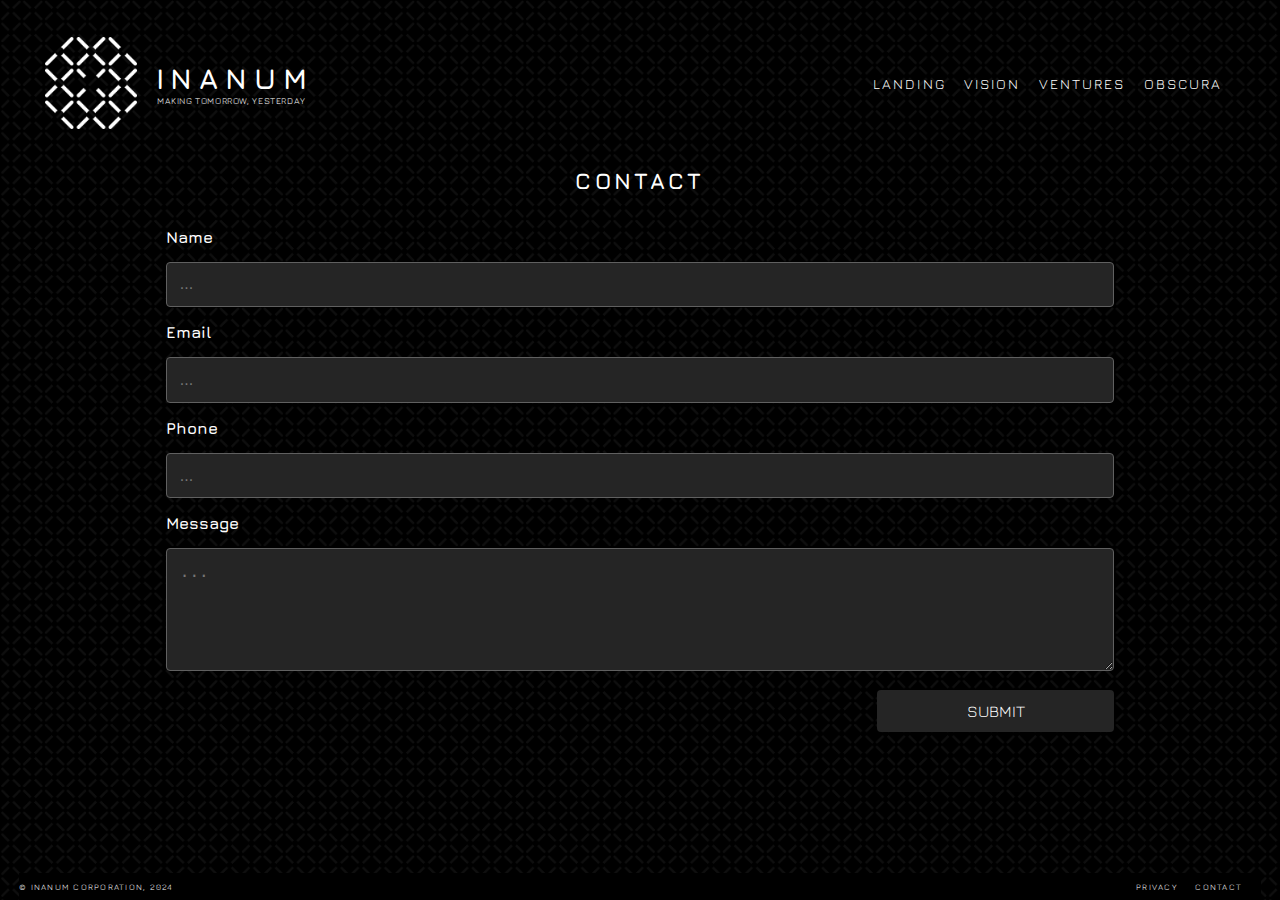
<file: contact.html>
<!DOCTYPE html>
<html lang="en">

<head>
    <link rel="stylesheet" type="text/css" href="styles.css"/>
    <link rel="preconnect" href="https://fonts.googleapis.com">
    <link rel="preconnect" href="https://fonts.gstatic.com" crossorigin>
    <link href="https://fonts.googleapis.com/css2?family=Jura:wght@300..700" rel="stylesheet">
    <link rel="icon" type="image/png" href="Favicon/favicon-48x48.png" sizes="48x48" />
    <link rel="icon" type="image/svg+xml" href="Favicon/favicon.svg" />
    <link rel="shortcut icon" href="Favicon/favicon.ico" />
    <link rel="apple-touch-icon" sizes="180x180" href="Favicon/apple-touch-icon.png" />
    <meta name="apple-mobile-web-app-title" content="Inanum" />
    <link rel="manifest" href="Favicon/site.webmanifest" />
<title>Contact - Inanum</title>
<meta http-equiv="Content-Type" content="text/html; charset=utf-8" />
<meta name="viewport" content="width=device-width, initial-scale=1">
<meta name="description=" content="Take a look at what we value, and how we intend to achieve our goals.">

<body>
    <div class="header-cont">
            <img src="Images/Logo.png" alt="Logo">
        <div class="header-txt">
            <h1>INANUM</h1>
            <p>MAKING TOMORROW, YESTERDAY</p>
        </div>
        <div class="header-nav">
            <a href="index.html">LANDING</a>
            <a href="vision.html">VISION</a>
            <a href="ventures.html">VENTURES</a>
            <a href="obscura.html">OBSCURA</a>
        </div>
    </div>

    <div class="content-header">
        <h1>CONTACT</h1>
    </div>

    <br>

    <div class="contact">
        <form id="contactForm">
            <div class="form-group">
                <label for="name">Name</label>
                <input type="text" id="name" 
                       name="name" 
                       placeholder="..." required>
                <span class="error-message" id="nameError"></span>
            </div>
            <div class="form-group">
                <label for="email">Email</label>
                <input type="email" id="email" 
                       name="email" 
                       placeholder="..." required>
                <span class="error-message" id="emailError"></span>
            </div>
            <div class="form-group">
                <label for="phone">Phone</label>
                <input type="tel" id="phone" 
                       name="phone" 
                       placeholder="..." required>
                <span class="error-message" id="phoneError"></span>
            </div>
            <div class="form-group">
                <label for="message">Message</label>
                <textarea id="message" 
                          name="message" 
                          placeholder="..." 
                          rows="5" required></textarea>
                <span class="error-message" 
                      id="messageError"></span>
            </div>
            <button type="submit" 
                    class="submit-button">
             SUBMIT
            </button>
        </form>
    </div>

    <div class="footer">
        <p>© INANUM CORPORATION, 2024 </p>
        <div class="footer-nav">
            <a href="privacy.html">PRIVACY</a>
            <a href="contact.html">CONTACT</a>
        </div>
    </div>

</body>
</file>
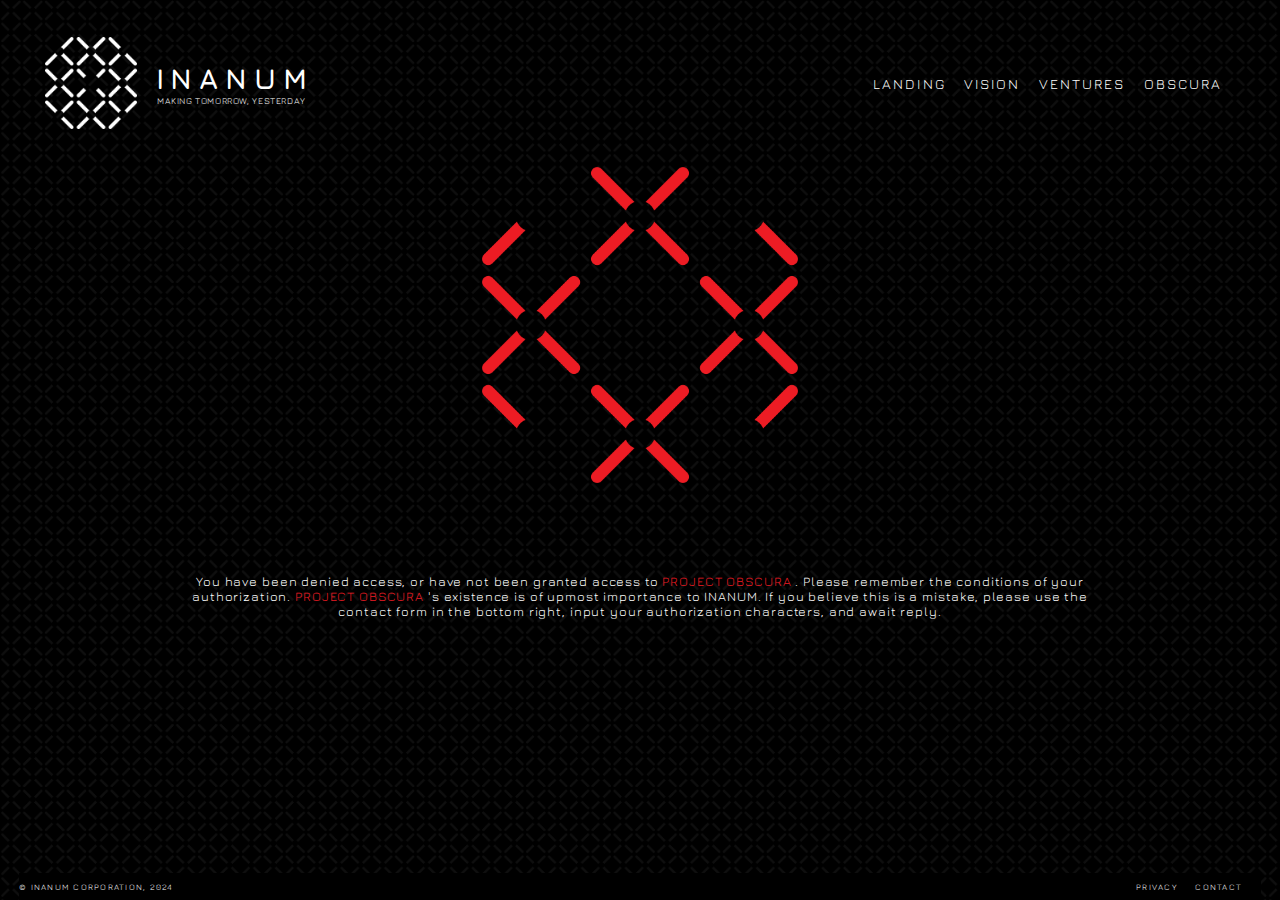
<file: obscura.html>
<!DOCTYPE html>
<html lang="en">

<head>
    <link rel="stylesheet" type="text/css" href="styles.css"/>
    <link rel="preconnect" href="https://fonts.googleapis.com">
    <link rel="preconnect" href="https://fonts.gstatic.com" crossorigin>
    <link href="https://fonts.googleapis.com/css2?family=Jura:wght@300..700" rel="stylesheet">
    <link rel="icon" type="image/png" href="Favicon/favicon-48x48.png" sizes="48x48" />
    <link rel="icon" type="image/svg+xml" href="Favicon/favicon.svg" />
    <link rel="shortcut icon" href="Favicon/favicon.ico" />
    <link rel="apple-touch-icon" sizes="180x180" href="Favicon/apple-touch-icon.png" />
    <meta name="apple-mobile-web-app-title" content="Inanum" />
    <link rel="manifest" href="Favicon/site.webmanifest" />
<title>Obscura - Inanum</title>
<meta http-equiv="Content-Type" content="text/html; charset=utf-8" />
<meta name="viewport" content="width=device-width, initial-scale=1">
<meta name="description=" content="Take a look at what we value, and how we intend to achieve our goals.">

<body>
    <div class="header-cont">
            <img src="Images/Logo.png" alt="Logo">
        <div class="header-txt">
            <h1>INANUM</h1>
            <p>MAKING TOMORROW, YESTERDAY</p>
        </div>
        <div class="header-nav">
            <a href="index.html">LANDING</a>
            <a href="vision.html">VISION</a>
            <a href="ventures.html">VENTURES</a>
            <a href="obscura.html">OBSCURA</a>
        </div>
    </div>

    <div class="obscura">
        <div class="obscura-img">
            <img src="Images/Logo_ObscuraDenied.png" alt="obscura" class="obscura">
        </div>
    </div>

    <br>
    <br>
    <br>
    <br>

    <div class="content-body">
        <p> You have been denied access, or have not been granted access to <span class="obscura-txt"> PROJECT OBSCURA </span>. Please remember the conditions of your authorization. <span class="obscura-txt"> PROJECT OBSCURA </span>'s existence is of upmost importance to INANUM. If you believe this is a mistake, please use the contact form in the bottom right, input your authorization characters, and await reply.</p>
    </div>

    <div class="footer">
        <p>© INANUM CORPORATION, 2024 </p>
        <div class="footer-nav">
            <a href="privacy.html">PRIVACY</a>
            <a href="contact.html">CONTACT</a>
        </div>
    </div>

</body>
</file>
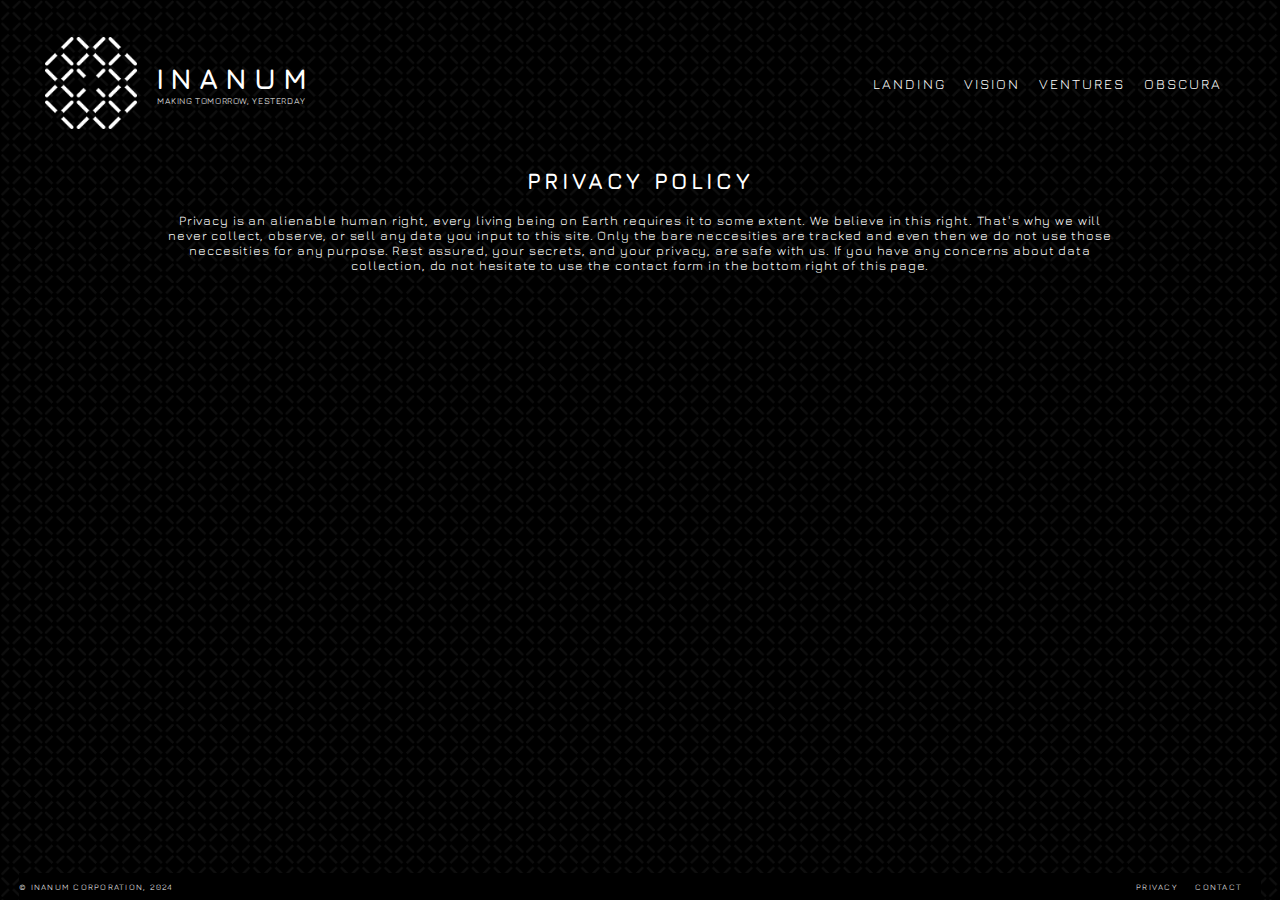
<file: privacy.html>
<!DOCTYPE html>
<html lang="en">

<head>
    <link rel="stylesheet" type="text/css" href="styles.css"/>
    <link rel="preconnect" href="https://fonts.googleapis.com">
    <link rel="preconnect" href="https://fonts.gstatic.com" crossorigin>
    <link href="https://fonts.googleapis.com/css2?family=Jura:wght@300..700" rel="stylesheet">
    <link rel="icon" type="image/png" href="Favicon/favicon-48x48.png" sizes="48x48" />
    <link rel="icon" type="image/svg+xml" href="Favicon/favicon.svg" />
    <link rel="shortcut icon" href="Favicon/favicon.ico" />
    <link rel="apple-touch-icon" sizes="180x180" href="Favicon/apple-touch-icon.png" />
    <meta name="apple-mobile-web-app-title" content="Inanum" />
    <link rel="manifest" href="Favicon/site.webmanifest" />
<title>Privacy - Inanum</title>
<meta http-equiv="Content-Type" content="text/html; charset=utf-8" />
<meta name="viewport" content="width=device-width, initial-scale=1">
<meta name="description=" content="Take a look at what we value, and how we intend to achieve our goals.">

<body>
    <div class="header-cont">
            <img src="Images/Logo.png" alt="logo">
        <div class="header-txt">
            <h1>INANUM</h1>
            <p>MAKING TOMORROW, YESTERDAY</p>
        </div>
        <div class="header-nav">
            <a href="index.html">LANDING</a>
            <a href="vision.html">VISION</a>
            <a href="ventures.html">VENTURES</a>
            <a href="obscura.html">OBSCURA</a>
        </div>
    </div>

    <div class="content-header">
        <h1>PRIVACY POLICY</h1>
    </div>

    <div class="content-body">
        <p>Privacy is an alienable human right, every living being on Earth requires it to some extent. We believe in this right. That's why we will never collect, observe, or sell any data you input to this site. Only the bare neccesities are tracked and even then we do not use those neccesities for any purpose. Rest assured, your secrets, and your privacy, are safe with us. If you have any concerns about data collection, do not hesitate to use the contact form in the bottom right of this page.</p>
    </div>

    <div class="footer">
        <p>© INANUM CORPORATION, 2024 </p>
        <div class="footer-nav">
            <a href="privacy.html">PRIVACY</a>
            <a href="contact.html">CONTACT</a>
        </div>
    </div>

</body>
</file>
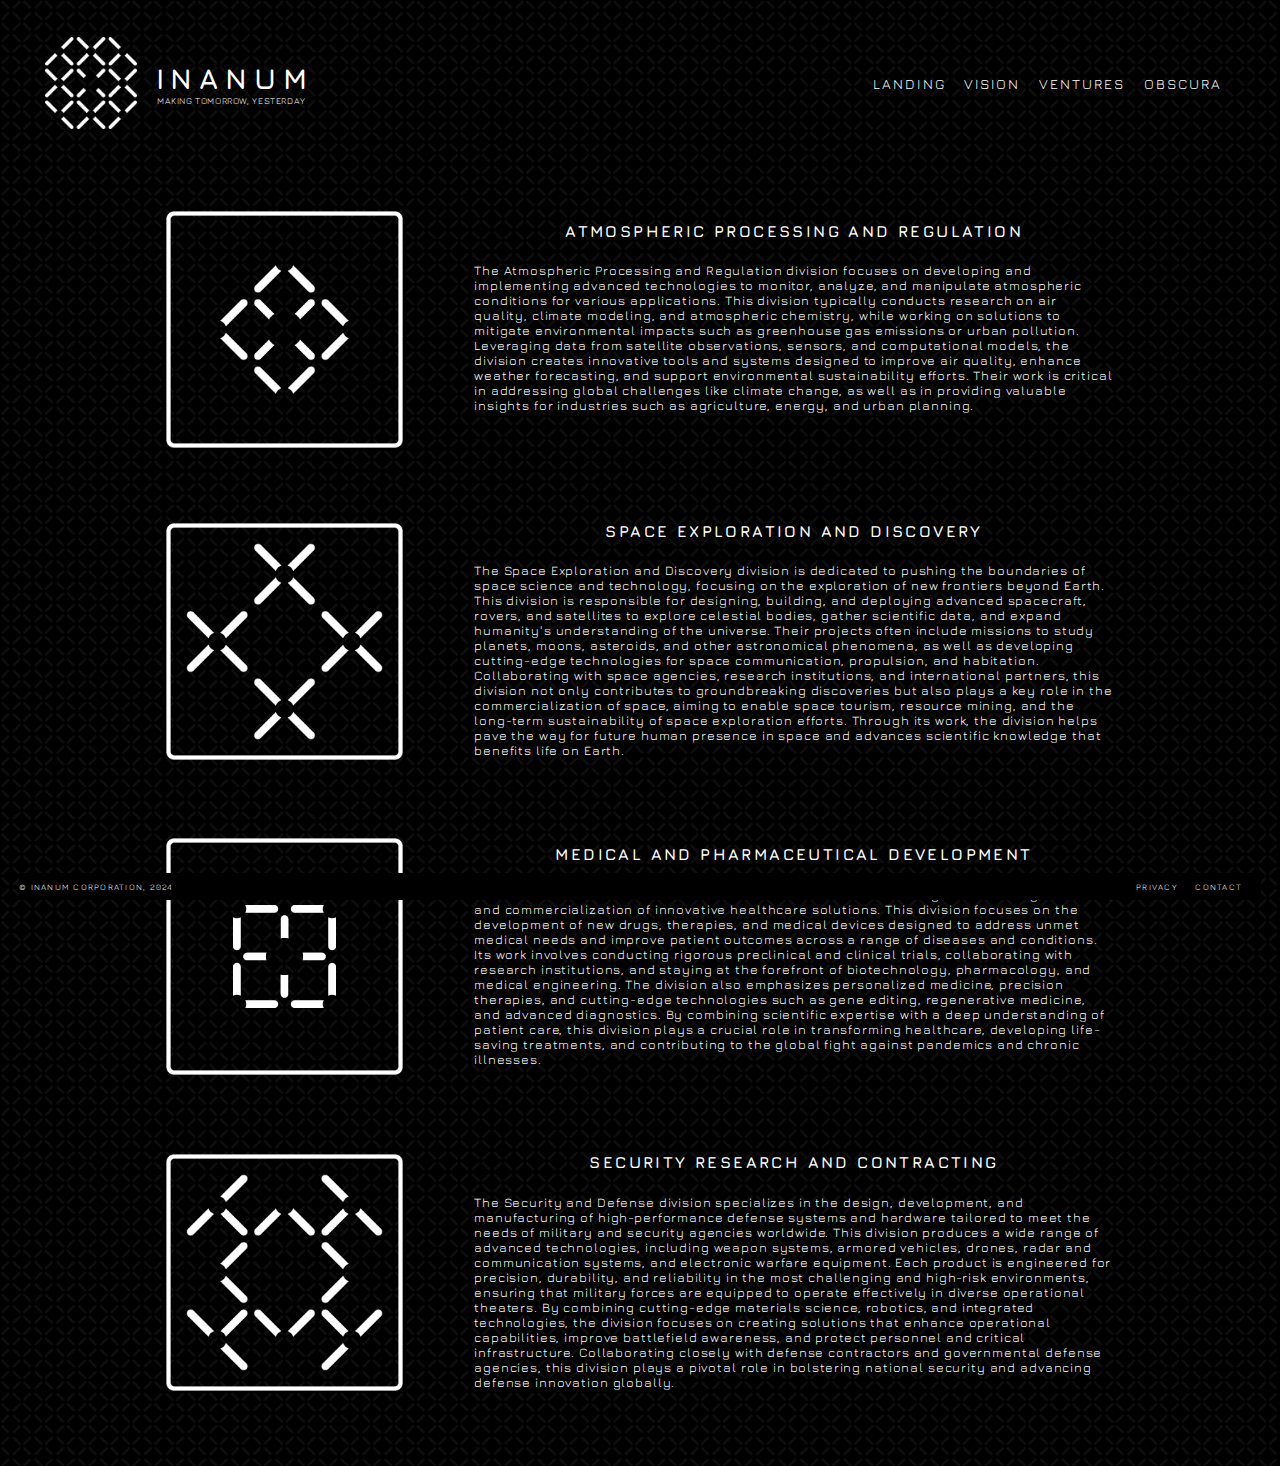
<file: ventures.html>
<!DOCTYPE html>
<html lang="en">

<head>
    <link rel="stylesheet" type="text/css" href="styles.css"/>
    <link rel="preconnect" href="https://fonts.googleapis.com">
    <link rel="preconnect" href="https://fonts.gstatic.com" crossorigin>
    <link href="https://fonts.googleapis.com/css2?family=Jura:wght@300..700" rel="stylesheet">
    <link rel="icon" type="image/png" href="Favicon/favicon-48x48.png" sizes="48x48" />
    <link rel="icon" type="image/svg+xml" href="Favicon/favicon.svg" />
    <link rel="shortcut icon" href="Favicon/favicon.ico" />
    <link rel="apple-touch-icon" sizes="180x180" href="Favicon/apple-touch-icon.png" />
    <meta name="apple-mobile-web-app-title" content="Inanum" />
    <link rel="manifest" href="Favicon/site.webmanifest" />
<title>Ventures - Inanum</title>
<meta http-equiv="Content-Type" content="text/html; charset=utf-8" />
<meta name="viewport" content="width=device-width, initial-scale=1">
<meta name="description=" content="Take a look at what we value, and how we intend to achieve our goals.">

<body>
    <div class="header-cont">
            <img src="Images/Logo.png" alt="Logo">
        <div class="header-txt">
            <h1>INANUM</h1>
            <p>MAKING TOMORROW, YESTERDAY</p>
        </div>
        <div class="header-nav">
            <a href="index.html">LANDING</a>
            <a href="vision.html">VISION</a>
            <a href="ventures.html">VENTURES</a>
            <a href="obscura.html">OBSCURA</a>
        </div>
    </div>

    <div class="venture">
        <img src="Images/Logo_Atmosphere.png" alt="Atmosphere">
        <div class="venture-txt">
            <h1>ATMOSPHERIC PROCESSING AND REGULATION</h1>
            <p>The Atmospheric Processing and Regulation division focuses on developing and implementing advanced technologies to monitor, analyze, and manipulate atmospheric conditions for various applications. This division typically conducts research on air quality, climate modeling, and atmospheric chemistry, while working on solutions to mitigate environmental impacts such as greenhouse gas emissions or urban pollution. Leveraging data from satellite observations, sensors, and computational models, the division creates innovative tools and systems designed to improve air quality, enhance weather forecasting, and support environmental sustainability efforts. Their work is critical in addressing global challenges like climate change, as well as in providing valuable insights for industries such as agriculture, energy, and urban planning.</p>
        </div>
    </div>

    <div class="venture">
        <img src="Images/Logo_Space.png" alt="Space">
        <div class="venture-txt">
            <h1>SPACE EXPLORATION AND DISCOVERY</h1>
            <p>The Space Exploration and Discovery division is dedicated to pushing the boundaries of space science and technology, focusing on the exploration of new frontiers beyond Earth. This division is responsible for designing, building, and deploying advanced spacecraft, rovers, and satellites to explore celestial bodies, gather scientific data, and expand humanity's understanding of the universe. Their projects often include missions to study planets, moons, asteroids, and other astronomical phenomena, as well as developing cutting-edge technologies for space communication, propulsion, and habitation. Collaborating with space agencies, research institutions, and international partners, this division not only contributes to groundbreaking discoveries but also plays a key role in the commercialization of space, aiming to enable space tourism, resource mining, and the long-term sustainability of space exploration efforts. Through its work, the division helps pave the way for future human presence in space and advances scientific knowledge that benefits life on Earth.</p>
        </div>
    </div>

    <div class="venture">
        <img src="Images/Logo_Medical.png" alt="Medical">
        <div class="venture-txt">
            <h1>MEDICAL AND PHARMACEUTICAL DEVELOPMENT</h1>
            <p>The Medical and Pharmaceutical division is dedicated to advancing the discovery, research, and commercialization of innovative healthcare solutions. This division focuses on the development of new drugs, therapies, and medical devices designed to address unmet medical needs and improve patient outcomes across a range of diseases and conditions. Its work involves conducting rigorous preclinical and clinical trials, collaborating with research institutions, and staying at the forefront of biotechnology, pharmacology, and medical engineering. The division also emphasizes personalized medicine, precision therapies, and cutting-edge technologies such as gene editing, regenerative medicine, and advanced diagnostics. By combining scientific expertise with a deep understanding of patient care, this division plays a crucial role in transforming healthcare, developing life-saving treatments, and contributing to the global fight against pandemics and chronic illnesses.</p>
        </div>
    </div>

    <div class="venture">
        <img src="Images/Logo_Defense.png" alt="Defense">
        <div class="venture-txt">
            <h1>SECURITY RESEARCH AND CONTRACTING</h1>
            <p>The Security and Defense division specializes in the design, development, and manufacturing of high-performance defense systems and hardware tailored to meet the needs of military and security agencies worldwide. This division produces a wide range of advanced technologies, including weapon systems, armored vehicles, drones, radar and communication systems, and electronic warfare equipment. Each product is engineered for precision, durability, and reliability in the most challenging and high-risk environments, ensuring that military forces are equipped to operate effectively in diverse operational theaters. By combining cutting-edge materials science, robotics, and integrated technologies, the division focuses on creating solutions that enhance operational capabilities, improve battlefield awareness, and protect personnel and critical infrastructure. Collaborating closely with defense contractors and governmental defense agencies, this division plays a pivotal role in bolstering national security and advancing defense innovation globally.</p>
        </div>
    </div>

    <div class="footer">
        <p>© INANUM CORPORATION, 2024 </p>
        <div class="footer-nav">
            <a href="privacy.html">PRIVACY</a>
            <a href="contact.html">CONTACT</a>
        </div>
    </div>

</body>
</file>
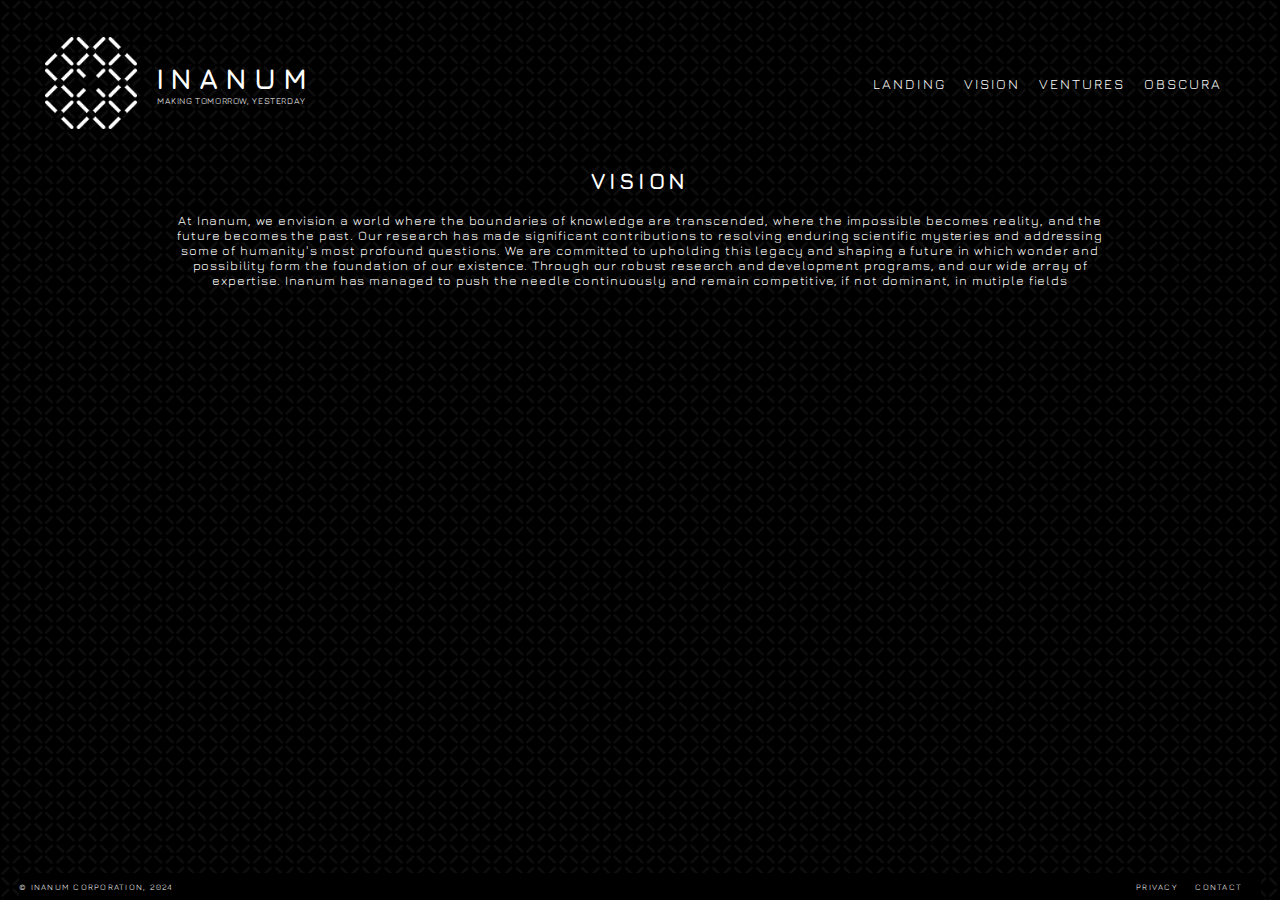
<file: vision.html>
<!DOCTYPE html>
<html lang="en">

<head>
    <link rel="stylesheet" type="text/css" href="styles.css"/>
    <link rel="preconnect" href="https://fonts.googleapis.com">
    <link rel="preconnect" href="https://fonts.gstatic.com" crossorigin>
    <link href="https://fonts.googleapis.com/css2?family=Jura:wght@300..700" rel="stylesheet">
    <link rel="icon" type="image/png" href="Favicon/favicon-48x48.png" sizes="48x48" />
    <link rel="icon" type="image/svg+xml" href="Favicon/favicon.svg" />
    <link rel="shortcut icon" href="Favicon/favicon.ico" />
    <link rel="apple-touch-icon" sizes="180x180" href="Favicon/apple-touch-icon.png" />
    <meta name="apple-mobile-web-app-title" content="Inanum" />
    <link rel="manifest" href="Favicon/site.webmanifest" />
<title>Vision - Inanum</title>
<meta http-equiv="Content-Type" content="text/html; charset=utf-8" />
<meta name="viewport" content="width=device-width, initial-scale=1">
<meta name="description=" content="Take a look at what we value, and how we intend to achieve our goals.">

<body>
    <div class="header-cont">
            <img src="Images/Logo.png" alt="Logo">
        <div class="header-txt">
            <h1>INANUM</h1>
            <p>MAKING TOMORROW, YESTERDAY</p>
        </div>
        <div class="header-nav">
            <a href="index.html">LANDING</a>
            <a href="vision.html">VISION</a>
            <a href="ventures.html">VENTURES</a>
            <a href="obscura.html">OBSCURA</a>
        </div>
    </div>

    <div class="content-header">
        <h1>VISION</h1>
    </div>

    <div class="content-body">
        <p> At Inanum, we envision a world where the boundaries of knowledge are transcended, where the impossible becomes reality, and the future becomes the past. Our research has made significant contributions to resolving enduring scientific mysteries and addressing some of humanity's most profound questions. We are committed to upholding this legacy and shaping a future in which wonder and possibility form the foundation of our existence. Through our robust research and development programs, and our wide array of expertise. Inanum has managed to push the needle continuously and remain competitive, if not dominant, in mutiple fields</p>
    </div>

    <div class="footer">
        <p>© INANUM CORPORATION, 2024 </p>
        <div class="footer-nav">
            <a href="privacy.html">PRIVACY</a>
            <a href="contact.html">CONTACT</a>
        </div>
    </div>

</body>
</file>
<file: styles.css>
html {
    background-color: black;
    background-image: url(Images/Background.png);
    background-size: 70%;
    font-family: Jura;
    
}


.header-cont{
    margin: 1.5%;
    display: flex;
    align-items: center;
    animation: move 1.5s;
}

@keyframes move {
    from {width: 0%;}
    to {width: 97%;}
}

.header-cont img{
    order: 1;
    object-fit: contain;
    max-width: 7.5%;
    margin: 1.5%;
}

.header-txt{
    order: 2;
    color: white;
    align-self: center;
}

.header-txt h1{
    margin: 0;
    font-size: 3em;
    font-size: 2.25vw;
    letter-spacing: .235em;
}

.header-txt p{
    margin: 0 0 0 .15em;
    font-size: 1em;
    font-size: .7vw;
    letter-spacing: .0675em;
}

.header-nav {
    order: 3;
    align-self: center;
    color: white;
    margin-left: auto;
    margin-right: 2.5%;
    font-size: 1.75em;
    font-size: 1.1vw;
}

.header-nav a{
    text-decoration: none;
    letter-spacing: .15em;
    padding-left: 1em;
    transition: all .26s ease
}

.header-nav a:link {
    color: #fff;
}

.header-nav a:visited {
    color: #fff;
}

.header-nav a:hover {
    color: rgb(60, 60, 60);
    font-size: 1.25vw;
}

.header-nav a:active {
    color: rgb(60, 60, 60);
}

.content-header {
    color: white;
    display: flex;
    align-items: center;
    justify-content: center;
}

.content-header h1  {
    margin: auto;
    font-size: 1.75vw;
    letter-spacing: .15em;
}

@media (max-width: 768px) { .content-header h1{
    font-size: 3.5vw;
}
}

.content-body {
    color: white;
    display: flex;
    align-items: center;
    margin: 1.5vw auto auto auto;
    width: 75%;
    justify-content: center;
}

.content-body p{
    margin: auto;
    font-size: 1vw;
    letter-spacing: .0675em;
    text-align: center;
}

@media (max-width: 768px) { .content-body p{
    font-size: 2vw;
}
}

.landing {
    height: 50%;
    width: 100%;
    display: flex;
    position: fixed;
    color: white;
    align-items: center;
    justify-content: center;
}

.landing-txt {
    order: 1;
    font-size: 2vw;
}

.landing button{
    background: none;
    border: none;
    font-size: 4vw;
    color: white;
    font-family: Jura;
    text-decoration: none;
    transition: all .26s ease
}

.landing button:hover {
    color: rgb(60, 60, 60);
    font-size: 4.15vw;
}


.venture {
    display: flex;
    margin: 5% 12.5% 5% 12.5%;
    width: auto;
    color: white;
    flex-direction: row;
}

@media (max-width: 768px) { .venture {
    flex-direction: column;
}
}

.venture img{
    order: 1;
    object-fit: contain;
    max-width: 25%;
    flex-basis: 25%;
}

@media (max-width: 768px) { .venture img {
    margin: auto auto 2.5% auto;
}
}

.venture-txt{
    order: 2;
    display: flex;
    flex-direction: column;
    margin-left: 7.5%;
    text-align: center;
    flex-basis: 75%;
}

@media (max-width: 768px) { .venture-txt {
    margin: auto;
}
}

.venture-txt h1{
    order: 1;
    font-size: 1.25vw;
    letter-spacing: .15em;
    text-align: center;
}

@media (max-width: 768px) { .venture-txt h1 {
    font-size: 3.5vw;
}
}

.venture-txt p{
    order: 2;
    font-size: 1vw;
    letter-spacing: .0675em;
    text-align: left;
}

@media (max-width: 768px) { .venture-txt p {
    font-size: 2vw;
}
}

.obscura {
    display: block;
    width: 50%;
    margin-left: auto;
    margin-right: auto;
}

.obscura-txt {
    margin: auto;
    font-size: 1vw;
    letter-spacing: .0675em;
    text-align: center;
    color: #ed1c24;

}

.contact {
    margin: 15px auto;
    width: 75%;
    font-family: Jura;
}

label {
    display: block;
    margin-top: 1rem;
    margin-bottom: 1rem;
    font-weight: bold;
    color: white;
}

input, textarea {
    width: 100%;
    padding: 0.8rem;
    border: 1px solid #606060;
    border-radius: 4px;
    box-sizing: border-box;
    font-size: 1rem;
    background-color: #252525;
    color: white;
}

textarea {
    resize: vertical;
}

.error-message {
    color: red;
    font-size: 0.875rem;
    display: none; /* Hidden by default */
}

.submit-button {
    font-family: Jura;
    background-color: #252525;
    color: white;
    border: none;
    padding: 0.75rem;
    border-radius: 4px;
    font-size: 1rem;
    cursor: pointer;
    width: 25%;
    float: right;
    margin-top: 1rem;
    transition: background-color 0.3s;
}

.submit-button:hover {
    background-color: #aeaeae;
}

.footer {
    display: flex;
    color: white;
    align-self: center;
    margin: 1.5% 1.5% 0 1.5%;
    bottom: 0;
    left: 0;
    right: 0;
    position: fixed;
    background-color: black;
}

.footer p{
    order: 1;
    font-size: 1em;
    font-size: .65vw;
    letter-spacing: .15em;
}


.footer-nav{
    order: 2;
    margin-left: auto;
    margin-right: 1.5%;
    align-self: center;
    font-size: 1em;
    font-size: .65vw;
}

.footer-nav a{
    color: white;
    text-decoration: none;
    letter-spacing: .15em;
    padding-left: 2em;
    transition: all .26s ease
}

.footer a:link {
    color: #fff;
}

.footer a:visited {
    color: #fff;
}

.footer a:hover {
    color: rgb(60, 60, 60);
    font-size: .80vw;
}

.footer a:active {
    color: rgb(60, 60, 60);
}
</file>
